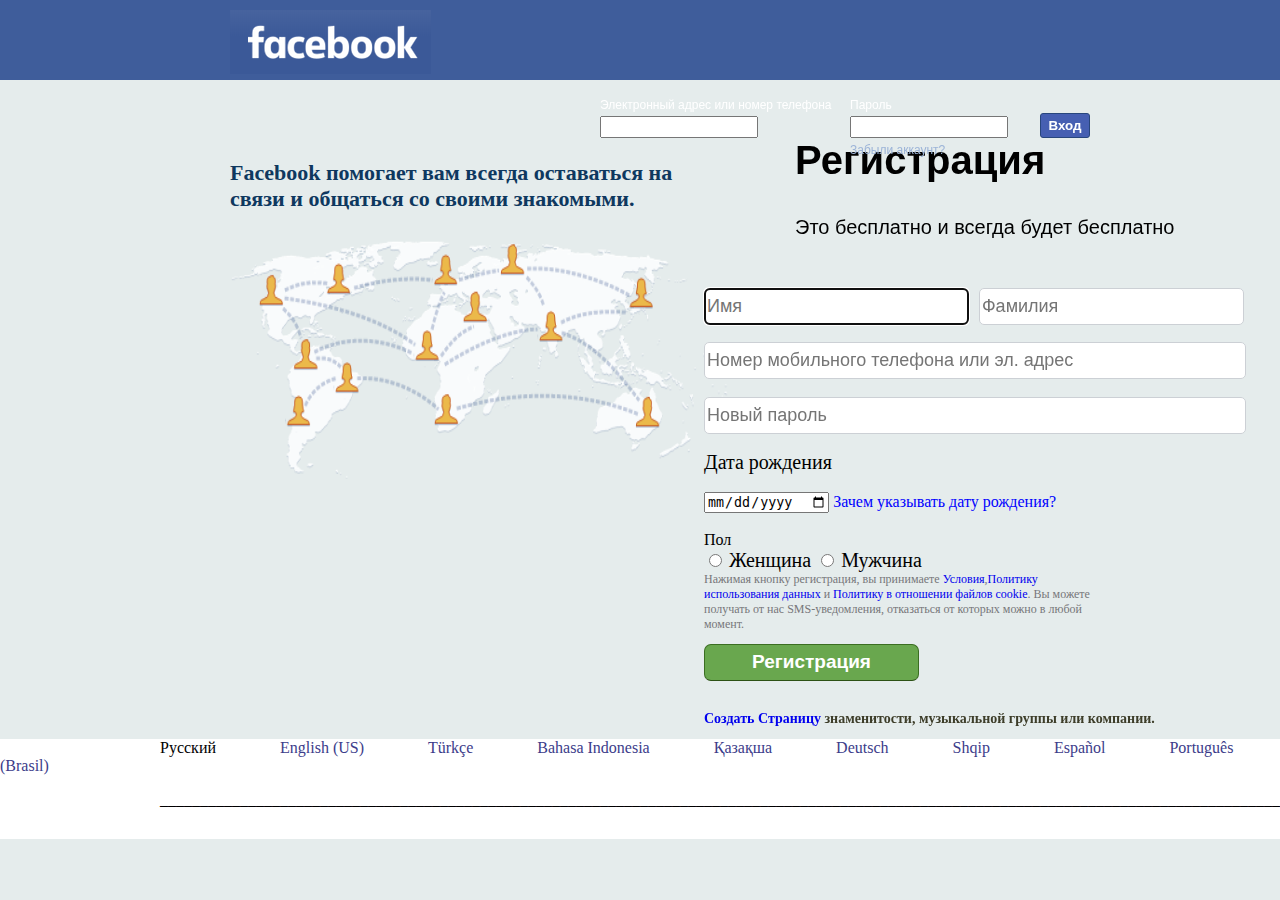
<file: w2/fb/index.html>
<!DOCTYPE html>
<html lang="en">
<head>
    <meta charset="UTF-8">
    <link rel="stylesheet" href="Style.css">
    <title>Регистрация на Facebook | Facebook</title>
</head>
<body>
<div class="header">
    <div class="logo"><a href="https://www.facebook.com/"><img src="logo.jpeg" alt=""></a></div>
    <div class="login">
        <form action="https://www.facebook.com/login/device-based/regular/login/?login_attempt=1&lwv=110" method="POST">
            <div class="Email">
                <label id="label_email">Электронный адрес или номер телефона</label>
                <input type="text" name="email" id="email" >
            </div>
            <div class="Password">
                <label id="label_password">Пароль</label><br>
                <input type="password" id="password" name="password"><br>
                <div id="forgot">
                    <a id="forget" href="https://www.facebook.com/login/identify/?ctx=recover&ars=royal_blue_bar" >Забыли аккаунт?</a>
                    </div>
            </div>
            <div class="Login_btn">
                <input type="submit" value="Вход">
            </div>
        </form>
    </div>
</div>
<div class="body">
    <div class="text">
        <p>Facebook помогает вам всегда оставаться на<br> связи и общаться со своими знакомыми.</p>
        <img src="fb.png" height="250" width="500" alt="users" />
    </div>
    <div class="registration">
        <div class="tekst">
            <h2>Регистрация</h2>
            <p class="Always free">Это бесплатно и всегда будет бесплатно</p>
        </div>

        <div class="register">
            <form action="https://www.facebook.com/confirmemail.php?next=https%3A%2F%2Fwww.facebook.com%2F&rd&__req=10" method="POST">
                <input type = "text" name = "first-name" class="name"placeholder= "Имя" required autofocus>
                <input type = "text" name = "surname" class="sname" placeholder = "Фамилия" required><br>
                <input type = "text" name = "emailOrNumber" class = "emailOrNumber" placeholder = "Номер мобильного телефона или эл. адрес" required><br>
                <input type = "password" name = "password" class = "newPassword" placeholder = "Новый пароль" required><br>
                <label>Дата рождения</label><br><br>
                <input type = "date" name = "date" required>
                <a href="" style="text-decoration: none;color:blue;">Зачем указывать дату рождения?</a><br><br><text>Пол</text><br>
                <input type = "radio" name = "gender" required>
                <label class="Female"> Женщина </label>
                <input type = "radio" name = "gender">
                <label class="Male"> Мужчина </label><br>

                <span class="click">Нажимая кнопку регистрация, вы принимаете <a href = "https://www.facebook.com/legal/terms/update" target="_blank" style="text-decoration: none;"> Условия</a>,<a href = "https://www.facebook.com/about/privacy/update" style="text-decoration: none";target="_blank">Политику использования данных </a>и<a href = "https://www.facebook.com/policies/cookies/" target= "_blank" style="text-decoration: none"> Политику в отношении файлов cookie</a>.
                            Вы можете получать от нас SMS-уведомления, отказаться от которых можно в любой момент.</span><br>
                <br>
                <input id="regist"type="submit" value="Регистрация"><br>
                <span class="spage"><a href = "https://www.facebook.com/pages/creation/?ref_type=registration_form" style="text-decoration: none"> Создать Страницу</a> знаменитости, музыкальной группы или компании.</span><br>
            </form>
        </div>
    </div>
</div>
<div class="footer">
        <span id="lang" >Русский</span>
        <a href="https://www.facebook.com/">English (US)</a>
        <a href="https://tr-tr.facebook.com/">Türkçe</a>
        <a href="https://id-id.facebook.com/">Bahasa Indonesia</a>
        <a href="https://kk-kz.facebook.com/">Қазақша</a>
        <a href="https://de-de.facebook.com/">Deutsch</a>
        <a href="https://sq-al.facebook.com/">Shqip</a>
        <a href="https://es-la.facebook.com/">Español</a>
        <a href="https://pt-br.facebook.com/">Português (Brasil)</a>
        <p>____________________________________________________________________________________________________________________________________________</p>
</div>
</body>
</html>
</file>
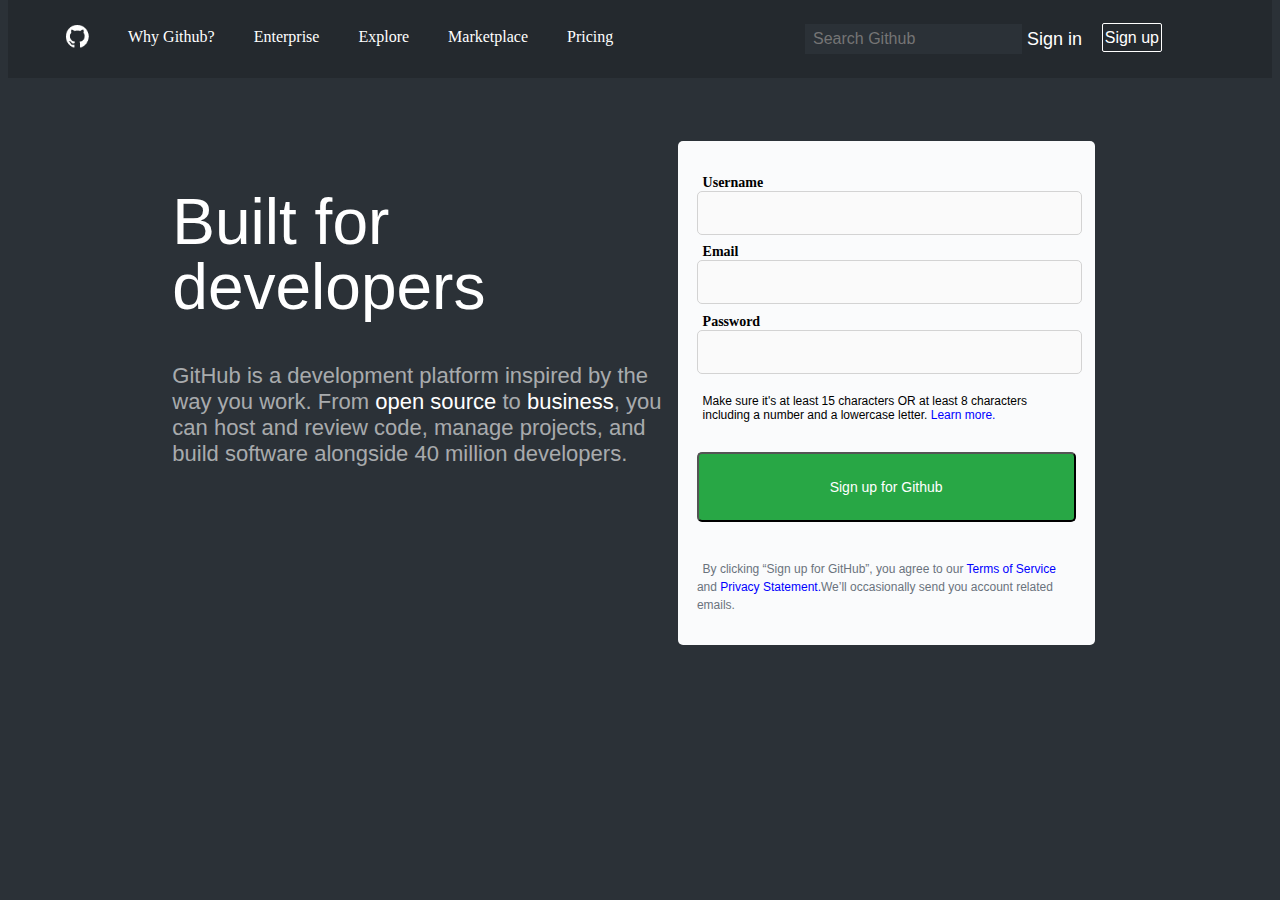
<file: w2/GH/index.html>
<!DOCTYPE html>
<html>
<head>
    <meta charset="utf-8">
    <title>Github</title>
    <link rel="shortcut icon" href="giticon.png" type="image">
    <link href="style.css" type="text/css" rel="stylesheet">
</head>
<body>
<header>
    <div class="head">
        <div class="topline">
            <a href="https://github.com" target="_blank"><img src="gitpng.png" align="left" style="width:30px;margin-left: 20px;margin-top: -6px;"/></a>
        </div>
        <div>
            <span class="topline">Why Github?</span>
            <span class="topline">Enterprise</span>
            <span class="topline">Explore</span>
            <span class="topline">Marketplace</span>
            <span class="topline">Pricing</span>
        </div>
        <div class="rightside" style="color:white;">
            <div class="searchh" align="right">
                <input class="emptyspace" type="text" name="search" placeholder="Search Github" required>
            </div>
            <div class="Login" align="right">
                <a href="https://github.com/login" style="text-decoration: none;color:white;font-size:18px;">Sign in</a>
            </div>
            <div class="SignUp " align="right">
                <a class="signbord"href="https://github.com/join?source=header-home" style="text-decoration: none;color:white;">Sign up</a>
            </div>
        </div>
    </div>
</header>

<div class="Textt">
    <h1 class="head1">Built for <br> developers</h1>
    <p class="par1">GitHub is a development platform inspired by the <br> way you work. From <a href="https://github.com/open-source">open source</a> to <a href="https://github.com/enterprise">business</a>, you <br> can host and review code, manage projects, and <br> build software alongside 40 million developers.</p>
</div>
<div class="data">
    <form>
        <label class="textt1">Username</label><br>
        <input class="text1" type="text" name="username"></input>
        <label class="textt1">Email</label><br>
        <input class="text1" type="email" name="Eemail"></input>
        <label class="textt1">Password</label><br>
        <input class="text1" type="password" name="Ppassword"></input>
        <p class="paragraph">Make sure it's at least 15 characters OR at least 8 characters including a number and a lowercase letter. <a href="https://help.github.com/en/github/authenticating-to-github/creating-a-strong-password" style="text-decoration: none;color:blue;">Learn more.</a></p>
        <br>
        <button class="butn">Sign up for Github</button>
        <br>
        <span class="click">By clicking “Sign up for GitHub”, you agree to our <a href = "https://help.github.com/en/github/site-policy/github-terms-of-service" target="_blank" style="text-decoration: none;color:blue;">Terms of Service</a> and <a href = "https://help.github.com/en/github/site-policy/github-privacy-statement" style="text-decoration: none; color:blue;";target="_blank">Privacy Statement.</a>We’ll occasionally send you account related emails.</span>
    </form>
</div>
</body>

</html>
</file>
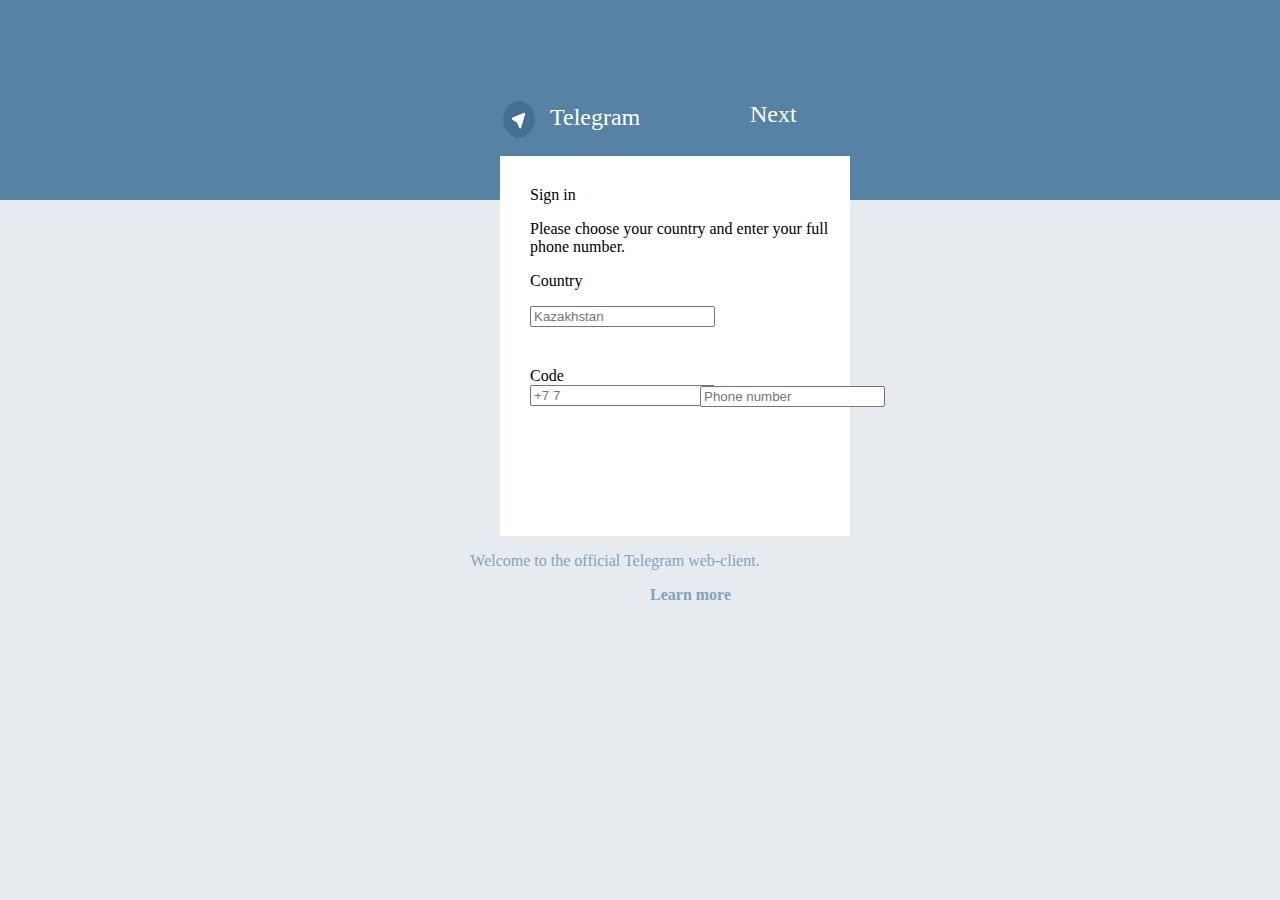
<file: w2/Telegram/index.html>
<!DOCTYPE html>
<html lang="en">
<head>
    <meta charset="UTF-8">
    <title>Telegram Web</title>
    <link href="style.css" type="text/css" rel="stylesheet">

</head>
<body>
<div class="top">
    <img id="photo" src="icon.png">
    <div class="text"><a id="text" href="https://telegram.org/">Telegram</a></div>
    <p id="text2">Next</p>

</div>
<div class="main">
<p id="sign">Sign in</p>
    <p id="please">Please choose your country and enter your full phone number.</p>
    <p id="country">Country</p>
    <input class="form" type="text" placeholder="Kazakhstan">
    <div id="codi">
        <div class="subtitle" id="code">Code</div>
        <input class="forma" id="code_form" type="text" placeholder="+7 7">
    </div>
    <div id="phoni">

        <input class="forma" id="phone" type="text" placeholder="Phone number">
    </div>
</div>
<div class="foot">
    <p id="welcome">Welcome to the official Telegram web-client.</p>
    <a id="learn" href="https://web.telegram.org/">Learn more</a>

</div>
</body>
</html>
</file>
<file: w2/fb/Style.css>
.header{
    position: relative;
    background: #3f5d9b;
    height: 90px;
    margin-top: -10px;
}
.logo{
    margin-left: 230px;
    float: left;
    margin-top: 20px;
}
.login{
    margin-left: -200px;
    margin-right: 150px;
    float:right;
    margin-top: 10px;
    font-family: Helvetica, Arial, sans-serif;
}
.Email{
    margin-top: 10px;
    height: 20px;
    width: 280px;
    font-size: 12px;
    padding-left: 400px;
}
.Email>#label_email{
   color: #fff;
    font-size: 12px;


}
#email{
    height: 16px;
    width: 150px;
    margin-top: 4px;
}
.Password{
    padding-left: 650px;
    margin-top: -20px;
    height: 20px;
    width: 280px;
    color: #fff;
    font-size: 12px;

}
#password{
    height: 16px;
    width: 150px;
    margin-top: 4px;

}
#forgot{

margin-top: 5px;

}
#forget:hover{
    text-decoration: underline;
}
#forget{
    text-decoration: none;
    color: #9cb4d8;
}
.Login_btn{
    padding-left: 840px;
    margin-top:-5px;
}
.Login_btn input{
    border: 1px solid rgb(40, 70, 125);
    border-radius: 3px;
    color: white;
    background: rgb(70, 95, 178);
    font-weight: bold;
    height: 25px;
    width: 50px;
}
.Login_btn input:hover{
    background-color:rgb(40, 70, 125) ;
}
body{
    padding: 0;
    margin: 0;
    background-color:  #E5ECEC;
}
.text{
    float: left;
    width: 565px;
margin-left: 230px;
}
.text p{
    font-size: 22px;
    font-weight: bold;
    color: #0e385f;


}
.text image{
    position: relative;
}
.register{
    width: 45%;
    float: right;
    margin-top: -200px;

}
.tekst{

}
.tekst h2{
    font-family: Arial, Helvetica, sans-serif;
    font-size: 40px;
    margin-left: -100px;
}
.tekst p{
    font-size: 20px;
    font-family: Arial, Helvetica, sans-serif;
}

.register label{
    font-size: 20px;
    font-weight: medium;
    margin-bottom: 15px;
}
.register .click{
    color: rgb(119, 119, 122);
    font-size: 12px;
    width:70%;
    float: left;
}
.register .spage{
    color: rgb(61, 61, 41);
    font-size: 14px;
    font-weight: bold;
    margin-top: 20px;
}
.register .name{
    width:45%;
    font-size:18px;
    height: 33px;
    margin-right: 1%;
    margin-bottom: 3%;
    border-radius: 5px;
    color:#CCCCCC;
    border: 1px solid #ccd0d5;
}
.register .sname{
    width:45%;
    font-size:18px;
    height: 33px;
    margin-right: 1%;
    margin-bottom: 3%;
    border-radius: 5px;
    color:#CCCCCC;
    border: 1px solid #ccd0d5;
}
#regist {
    margin-top: 2%;
    text-align: center;
    margin-bottom: 5%;
    width:215px;
    background-color: #69a74e;
    color:white;
    border-radius: 7px;
    border:1px solid;
    border-color: #3b6e22 #3b6e22 #2c5115;
    font-family:Helvetica, Arial, sans-serif;
    height: 37px;
    font-size:19px;
    font-weight: bold;

}
.register .emailOrNumber, .newPassword{
    width: 93%;
    height: 33px;
    font-size:18px;
    margin-bottom: 3%;
    border-radius: 5px;
    color:#CCCCCC;
    border: 1px solid #ccd0d5;
}
.footer{
    position: relative;
    background: white;
    margin-top:500px;
    height: 100px;
}
#lang, .foot a{
    padding-left: 160px;
}
.footer a{
    color: rgb(60, 60, 138);
    text-decoration: none;
    margin-left: 60px;
}
.footer p{
    margin-left: 160px;
    margin-bottom: -3px;
}
</file>
<file: w2/GH/style.css>
header{
    position: relative;
    height: 80px;
    margin-top: -10px;
    border-bottom: 2px, solid rgb(19,55,131);
    font-size:16px!important;
    color:white;
    background:#24292e;

}
.topline {
    margin-top: 10px;
    margin-left: 35px;
    cursor: pointer;
}
.head {
    position: relative;
    margin: 0 auto;
    padding-top: 20px;
}
.emptyspace {
    font-size:16px;
    background: #2b3137;
    border-width:0px;
    padding-top: 6px;
    padding-bottom: 6px;
    padding-left:8px;
}
.Textt {
    margin-left: 13%;
    float:left;
    width:39%;
    margin-top: 5%;
}
.data {
    background-color: #fafbfc!important;
    float:right;
    text-align: left;
    width:30%;
    border-radius: 5px;
    margin-right: 14%;
    margin-top: 5%;
    padding-left: 1.5%;
    padding-right: 1.5%;
    padding-bottom: 2.5%;
    padding-top: 2.5%;
}
.head1 {
    font-size:64px;
    color:white;
    margin-top: 10%;
    padding-bottom: -8%;
    font-weight: 500;
    line-height: 65px;
    font-family: Inter,-apple-system,BlinkMacSystemFont,Segoe UI,Helvetica,Arial,sans-serif,Apple Color Emoji,Segoe UI Emoji,Segoe UI Symbol;
}
.par1 {
    font-size:22px;
    font-weight: 400;
    color:hsla(0,0%,100%,.6);
    font-family: Inter,-apple-system,BlinkMacSystemFont,Segoe UI,Helvetica,Arial,sans-serif,Apple Color Emoji,Segoe UI Emoji,Segoe UI Symbol;
}
.Textt a{
    text-decoration: none;
    color:white;
}
.searchh {
    margin-top: -22px;
    margin-right:250px;
    color: inherit;
}
.Login {
    margin-top: -25px;
    margin-right:190px;
}
.SignUp {
    margin-top: -21px;
    margin-right:110px;
}
.signbord {
    border-style:solid;
    border-color:white;
    font-size:16px;
    padding-top: 5px;
    padding-bottom: 5px;
    padding-left: 2px;
    padding-right: 2px;
    border-width: 1px;
    border-radius: 2px;
}
.rightside {
    font-family: sans-serif;
    color:white;
}
body {
    background-color:#2b3137;
}
.text1 {
    width:100%;
    height: 40px;
    margin-bottom: 2%;
    font-family: -apple-system,BlinkMacSystemFont,"Segoe UI",Roboto,Helvetica,Arial,sans-serif;
    font-size:12px;
    background-color: #fafafa;
    -webkit-appearance: none;
    border-width: 1px;
    border-style: solid;
    border-radius: 5px;
    border-color: #D3D3D3;
}
.textt1 {
    padding-left: 1.5%;
    text-align: left;
    font-size:14px;
    font-weight: 600;
}
.paragraph {
    font-family: Inter,-apple-system,BlinkMacSystemFont,Segoe UI,Helvetica,Arial,sans-serif,Apple Color Emoji,Segoe UI Emoji,Segoe UI Symbol;
    padding-left: 1.5%;
    padding-right: 1.5%;
    font-size: 12px;
    text-align: left;
}
.butn {
    background-color: #28a745;
    color:white;
    font-weight: 500;
    font-size:14px;
    cursor:pointer;
    border-radius: 5px;
    width:100%;
    padding-left: : 1%;
    padding-right:1.8%;
    margin-bottom: 10%;
    height:70px;
}
.click {
    color:#6a737d;
    margin-left: 1.5%;
    margin-right: 1.5%;
    font-size:12px;
    text-align: left;
    font-family: Inter,-apple-system,BlinkMacSystemFont,Segoe UI,Helvetica,Arial,sans-serif,Apple Color Emoji,Segoe UI Emoji,Segoe UI Symbol;
}
</file>
<file: w2/Telegram/style.css>
body{
    background-color: #e7ebf0;
    padding: 0;
    margin: 0;
}
.top{
    height: 200px;
    background-color: #5682a3;
    text-decoration: none;
}
.top a {
    text-decoration: none;
}
.main{
    margin-top: -60px;
    margin-left: 500px;
    height: 380px;
    width: 350px;

    background-color: #ffffff;
}
.text{
    margin-top: -40px;

    margin-left: 550px;
    font-size: 24px;
}
#text{
    color: #ffffff;
}
#text2{
    font-size: 24px;
    color: #ffffff;
    margin-top: -30px;

    margin-left: 750px;
}
#photo{
    margin-left: 500px;
    margin-top: 100px;
    height: 40px;
    width: 40px;
}
#welcome{
   text-align: center;
    margin-left: -50px;
    color: #84a2bc;
}
#learn{
text-decoration: none;
    margin-left: 650px;
    color: #84a2bc;
    font-weight: 700;
}
#sign{
    padding-top: 30px;
    padding-left: 30px;
}
#please{

    padding-left: 30px;
}
.form{

margin-left: 30px;
}
#country{
    padding-left: 30px;
}
#phoni{
    margin-left: 200px;
margin-top: -20px;
}
.subtitle{
    padding-top: 40px;
    padding-left: 30px;
}
#code_form{
    margin-left: 30px;
}
</file>
